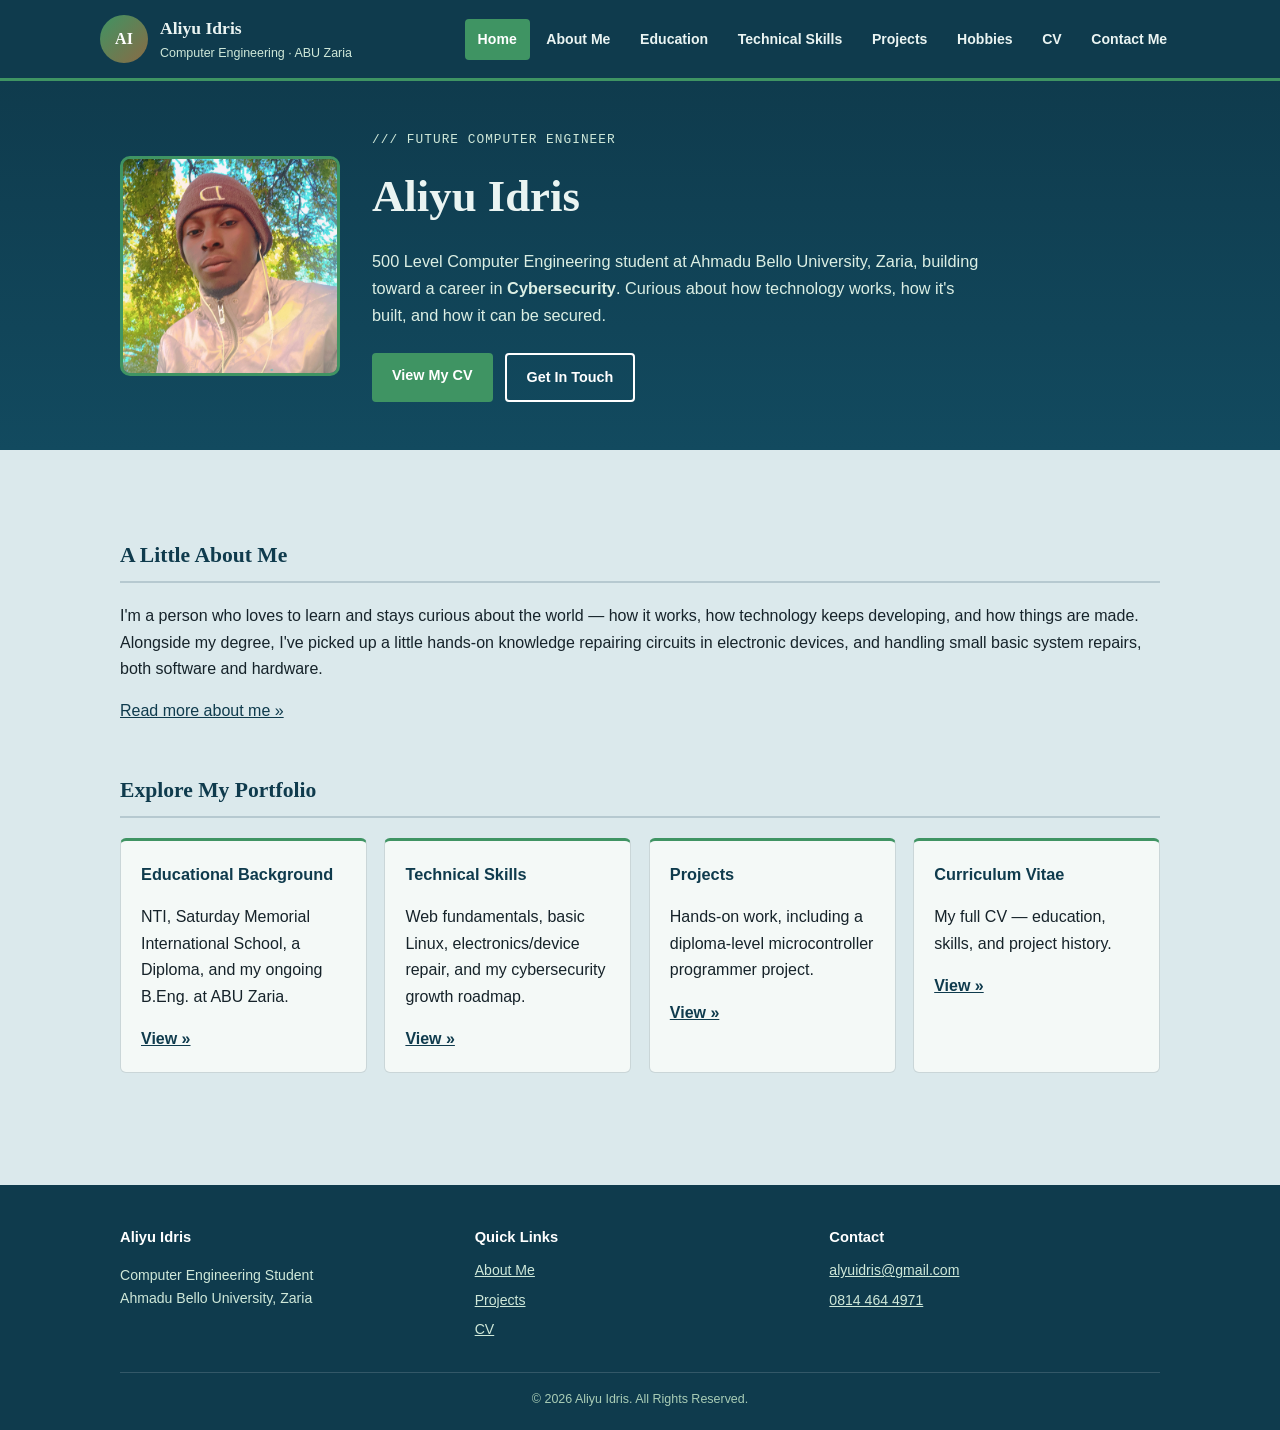
<file: index.html>
<!DOCTYPE html>
<html lang="en">
<head>
<meta charset="UTF-8">
<meta name="viewport" content="width=device-width, initial-scale=1.0">
<title>Aliyu Idris | Computer Engineering Portfolio</title>
<meta name="description" content="Personal portfolio of Aliyu Idris, Computer Engineering student at Ahmadu Bello University, Zaria, aiming toward a career in Cybersecurity.">
<link rel="stylesheet" href="assets/css/style.css">
<script type="application/ld+json">
{
  "@context": "https://schema.org",
  "@type": "Person",
  "name": "Aliyu Idris",
  "alternateName": "Bin.idrees",
  "jobTitle": "Computer Engineering Student",
  "affiliation": {
    "@type": "CollegeOrUniversity",
    "name": "Ahmadu Bello University, Zaria"
  },
  "email": "alyuidris@gmail.com",
  "telephone": "+2348144644971",
  "sameAs": [
    "https://github.com/Bin0idrees",
    "https://www.linkedin.com/in/aleeyu-edrees-18676a374",
    "https://instagram.com/bin0idrees"
  ]
}
</script>
</head>
<body>

<header class="site-header">
  <div class="container header-row">
    <a class="brand" href="index.html" style="text-decoration:none;">
      <span class="brand-mark" aria-hidden="true">AI</span>
      <span class="brand-text">
        <span class="dept-name">Aliyu Idris</span>
        <span class="uni-name">Computer Engineering &middot; ABU Zaria</span>
      </span>
    </a>
    <input type="checkbox" id="nav-toggle">
    <label for="nav-toggle" class="nav-toggle-label" aria-label="Toggle navigation">&#9776;</label>
    <nav class="main-nav" aria-label="Primary">
      <ul>
        <li><a href="index.html" aria-current="page">Home</a></li>
        <li><a href="about.html">About Me</a></li>
        <li><a href="education.html">Education</a></li>
        <li><a href="skills.html">Technical Skills</a></li>
        <li><a href="projects.html">Projects</a></li>
        <li><a href="hobbies.html">Hobbies</a></li>
        <li><a href="cv.html">CV</a></li>
        <li><a href="contact.html">Contact Me</a></li>
      </ul>
    </nav>
  </div>
</header>

<section class="hero">
  <div class="container hero-grid">
    <div class="hero-photo">
      <img src="assets/images/profile.jpg" alt="Portrait of Aliyu Idris">
    </div>
    <div class="hero-text">
      <p class="eyebrow">/// FUTURE COMPUTER ENGINEER</p>
      <h1>Aliyu Idris</h1>
      <p class="lead">500 Level Computer Engineering student at Ahmadu Bello University, Zaria, building toward a career in <strong>Cybersecurity</strong>. Curious about how technology works, how it's built, and how it can be secured.</p>
      <div class="hero-actions">
        <a class="btn" href="cv.html">View My CV</a>
        <a class="btn btn-outline" href="contact.html">Get In Touch</a>
      </div>
    </div>
  </div>
</section>

<main>
  <div class="container">

    <section aria-labelledby="intro-h">
      <h2 id="intro-h">A Little About Me</h2>
      <p>I'm a person who loves to learn and stays curious about the world — how it works, how technology keeps developing, and how things are made. Alongside my degree, I've picked up a little hands-on knowledge repairing circuits in electronic devices, and handling small basic system repairs, both software and hardware.</p>
      <p><a href="about.html">Read more about me &raquo;</a></p>
    </section>

    <section aria-labelledby="quick-h">
      <h2 id="quick-h">Explore My Portfolio</h2>
      <div class="card-grid">
        <div class="card">
          <h3>Educational Background</h3>
          <p>NTI, Saturday Memorial International School, a Diploma, and my ongoing B.Eng. at ABU Zaria.</p>
          <a href="education.html">View &raquo;</a>
        </div>
        <div class="card">
          <h3>Technical Skills</h3>
          <p>Web fundamentals, basic Linux, electronics/device repair, and my cybersecurity growth roadmap.</p>
          <a href="skills.html">View &raquo;</a>
        </div>
        <div class="card">
          <h3>Projects</h3>
          <p>Hands-on work, including a diploma-level microcontroller programmer project.</p>
          <a href="projects.html">View &raquo;</a>
        </div>
        <div class="card">
          <h3>Curriculum Vitae</h3>
          <p>My full CV — education, skills, and project history.</p>
          <a href="cv.html">View &raquo;</a>
        </div>
      </div>
    </section>

  </div>
</main>

<footer class="site-footer">
  <div class="container">
    <div class="footer-grid">
      <div>
        <h4>Aliyu Idris</h4>
        <p>Computer Engineering Student<br>Ahmadu Bello University, Zaria</p>
      </div>
      <div>
        <h4>Quick Links</h4>
        <ul>
          <li><a href="about.html">About Me</a></li>
          <li><a href="projects.html">Projects</a></li>
          <li><a href="cv.html">CV</a></li>
        </ul>
      </div>
      <div>
        <h4>Contact</h4>
        <ul>
          <li><a href="mailto:alyuidris@gmail.com">alyuidris@gmail.com</a></li>
          <li><a href="tel:+2348144644971">0814 464 4971</a></li>
        </ul>
      </div>
    </div>
    <div class="footer-bottom">
      &copy; 2026 Aliyu Idris. All Rights Reserved.
    </div>
  </div>
</footer>

</body>
</html>
</file>
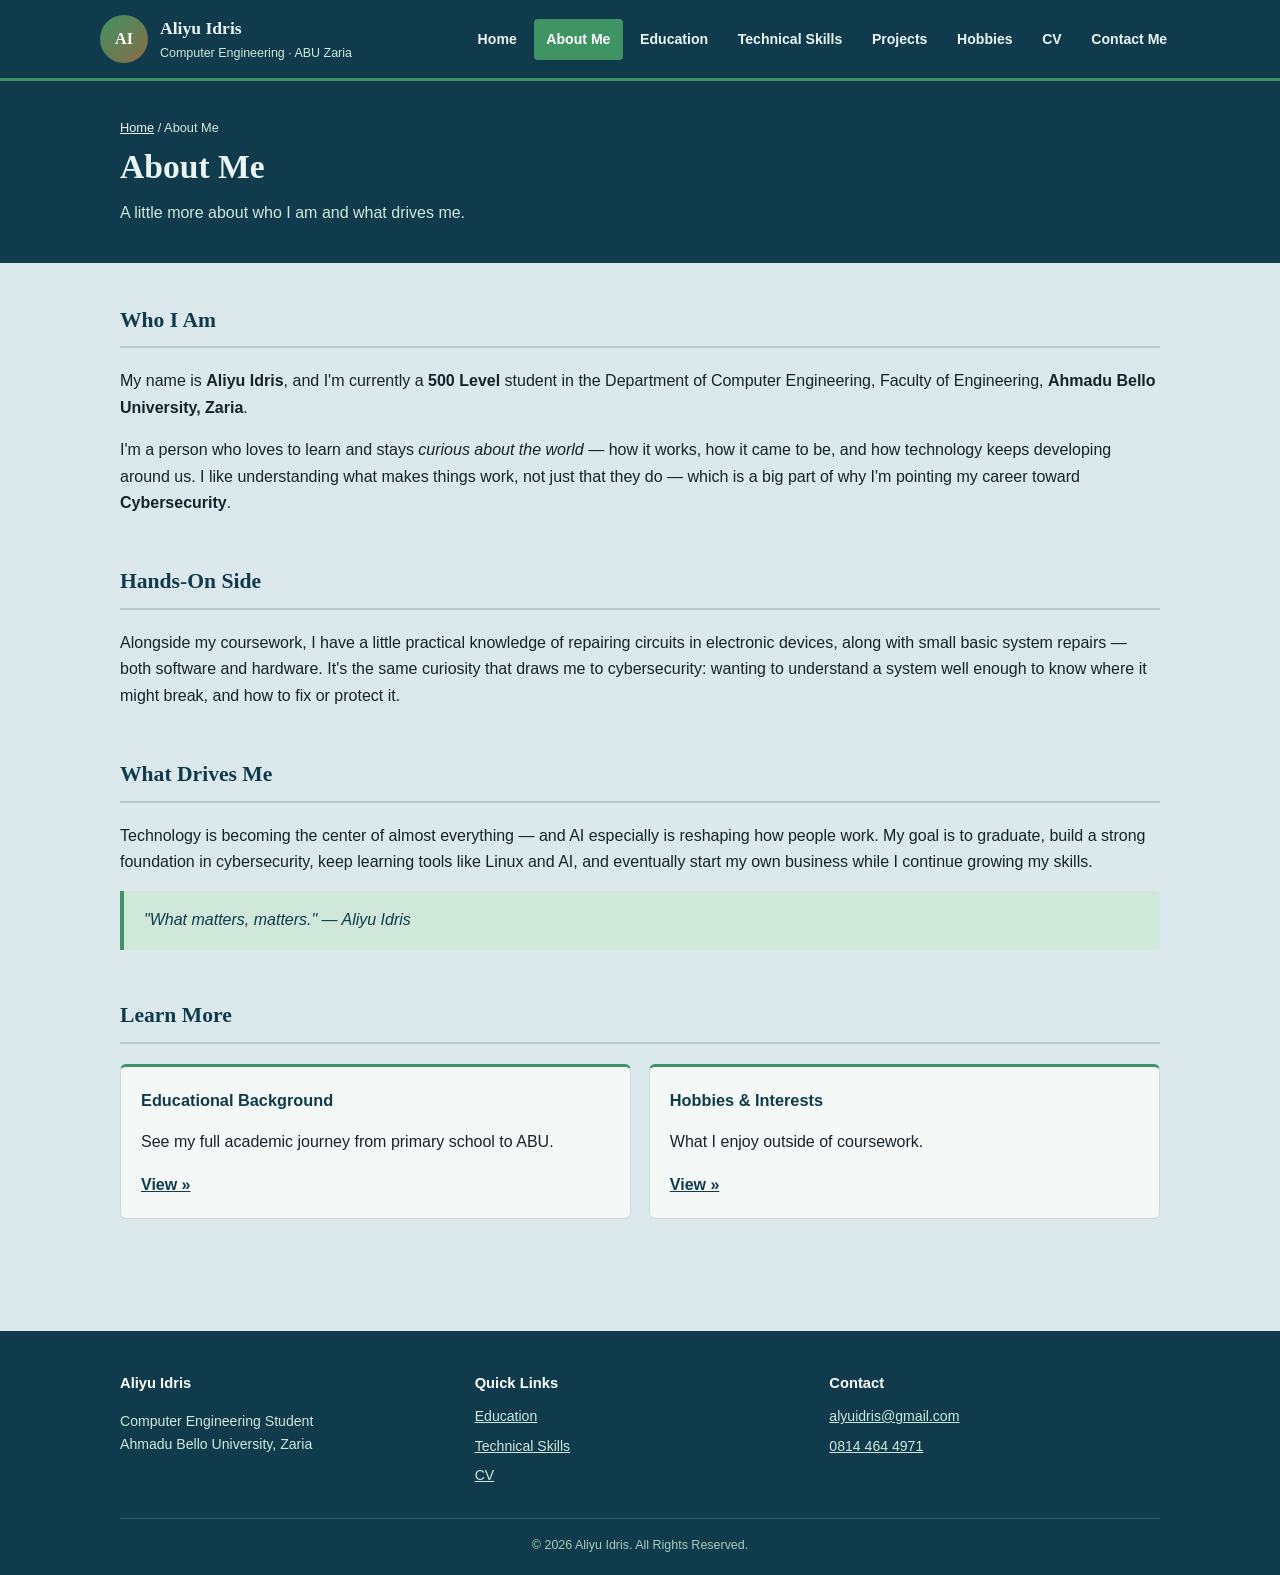
<file: about.html>
<!DOCTYPE html>
<html lang="en">
<head>
<meta charset="UTF-8">
<meta name="viewport" content="width=device-width, initial-scale=1.0">
<title>About Me | Aliyu Idris</title>
<meta name="description" content="About Aliyu Idris, Computer Engineering student at Ahmadu Bello University, Zaria.">
<link rel="stylesheet" href="assets/css/style.css">
<script type="application/ld+json">
{
  "@context": "https://schema.org",
  "@type": "AboutPage",
  "about": {
    "@type": "Person",
    "name": "Aliyu Idris",
    "alternateName": "Bin.idrees"
  }
}
</script>
</head>
<body>

<header class="site-header">
  <div class="container header-row">
    <a class="brand" href="index.html" style="text-decoration:none;">
      <span class="brand-mark" aria-hidden="true">AI</span>
      <span class="brand-text">
        <span class="dept-name">Aliyu Idris</span>
        <span class="uni-name">Computer Engineering &middot; ABU Zaria</span>
      </span>
    </a>
    <input type="checkbox" id="nav-toggle">
    <label for="nav-toggle" class="nav-toggle-label" aria-label="Toggle navigation">&#9776;</label>
    <nav class="main-nav" aria-label="Primary">
      <ul>
        <li><a href="index.html">Home</a></li>
        <li><a href="about.html" aria-current="page">About Me</a></li>
        <li><a href="education.html">Education</a></li>
        <li><a href="skills.html">Technical Skills</a></li>
        <li><a href="projects.html">Projects</a></li>
        <li><a href="hobbies.html">Hobbies</a></li>
        <li><a href="cv.html">CV</a></li>
        <li><a href="contact.html">Contact Me</a></li>
      </ul>
    </nav>
  </div>
</header>

<div class="page-header">
  <div class="container">
    <p class="breadcrumb"><a href="index.html">Home</a> / About Me</p>
    <h1>About Me</h1>
    <p>A little more about who I am and what drives me.</p>
  </div>
</div>

<main>
  <div class="container">

    <section aria-labelledby="who-h">
      <h2 id="who-h">Who I Am</h2>
      <p>My name is <strong>Aliyu Idris</strong>, and I'm currently a <strong>500 Level</strong> student in the Department of Computer Engineering, Faculty of Engineering, <strong>Ahmadu Bello University, Zaria</strong>.</p>
      <p>I'm a person who loves to learn and stays <em>curious about the world</em> — how it works, how it came to be, and how technology keeps developing around us. I like understanding what makes things work, not just that they do — which is a big part of why I'm pointing my career toward <strong>Cybersecurity</strong>.</p>
    </section>

    <section aria-labelledby="hands-on-h">
      <h2 id="hands-on-h">Hands-On Side</h2>
      <p>Alongside my coursework, I have a little practical knowledge of repairing circuits in electronic devices, along with small basic system repairs — both software and hardware. It's the same curiosity that draws me to cybersecurity: wanting to understand a system well enough to know where it might break, and how to fix or protect it.</p>
    </section>

    <section aria-labelledby="drive-h">
      <h2 id="drive-h">What Drives Me</h2>
      <p>Technology is becoming the center of almost everything — and AI especially is reshaping how people work. My goal is to graduate, build a strong foundation in cybersecurity, keep learning tools like Linux and AI, and eventually start my own business while I continue growing my skills.</p>
      <blockquote class="pull">"What matters, matters." — Aliyu Idris</blockquote>
    </section>

    <section aria-labelledby="more-h">
      <h2 id="more-h">Learn More</h2>
      <div class="card-grid">
        <div class="card">
          <h3>Educational Background</h3>
          <p>See my full academic journey from primary school to ABU.</p>
          <a href="education.html">View &raquo;</a>
        </div>
        <div class="card">
          <h3>Hobbies &amp; Interests</h3>
          <p>What I enjoy outside of coursework.</p>
          <a href="hobbies.html">View &raquo;</a>
        </div>
      </div>
    </section>

  </div>
</main>

<footer class="site-footer">
  <div class="container">
    <div class="footer-grid">
      <div>
        <h4>Aliyu Idris</h4>
        <p>Computer Engineering Student<br>Ahmadu Bello University, Zaria</p>
      </div>
      <div>
        <h4>Quick Links</h4>
        <ul>
          <li><a href="education.html">Education</a></li>
          <li><a href="skills.html">Technical Skills</a></li>
          <li><a href="cv.html">CV</a></li>
        </ul>
      </div>
      <div>
        <h4>Contact</h4>
        <ul>
          <li><a href="mailto:alyuidris@gmail.com">alyuidris@gmail.com</a></li>
          <li><a href="tel:+2348144644971">0814 464 4971</a></li>
        </ul>
      </div>
    </div>
    <div class="footer-bottom">
      &copy; 2026 Aliyu Idris. All Rights Reserved.
    </div>
  </div>
</footer>

</body>
</html>
</file>
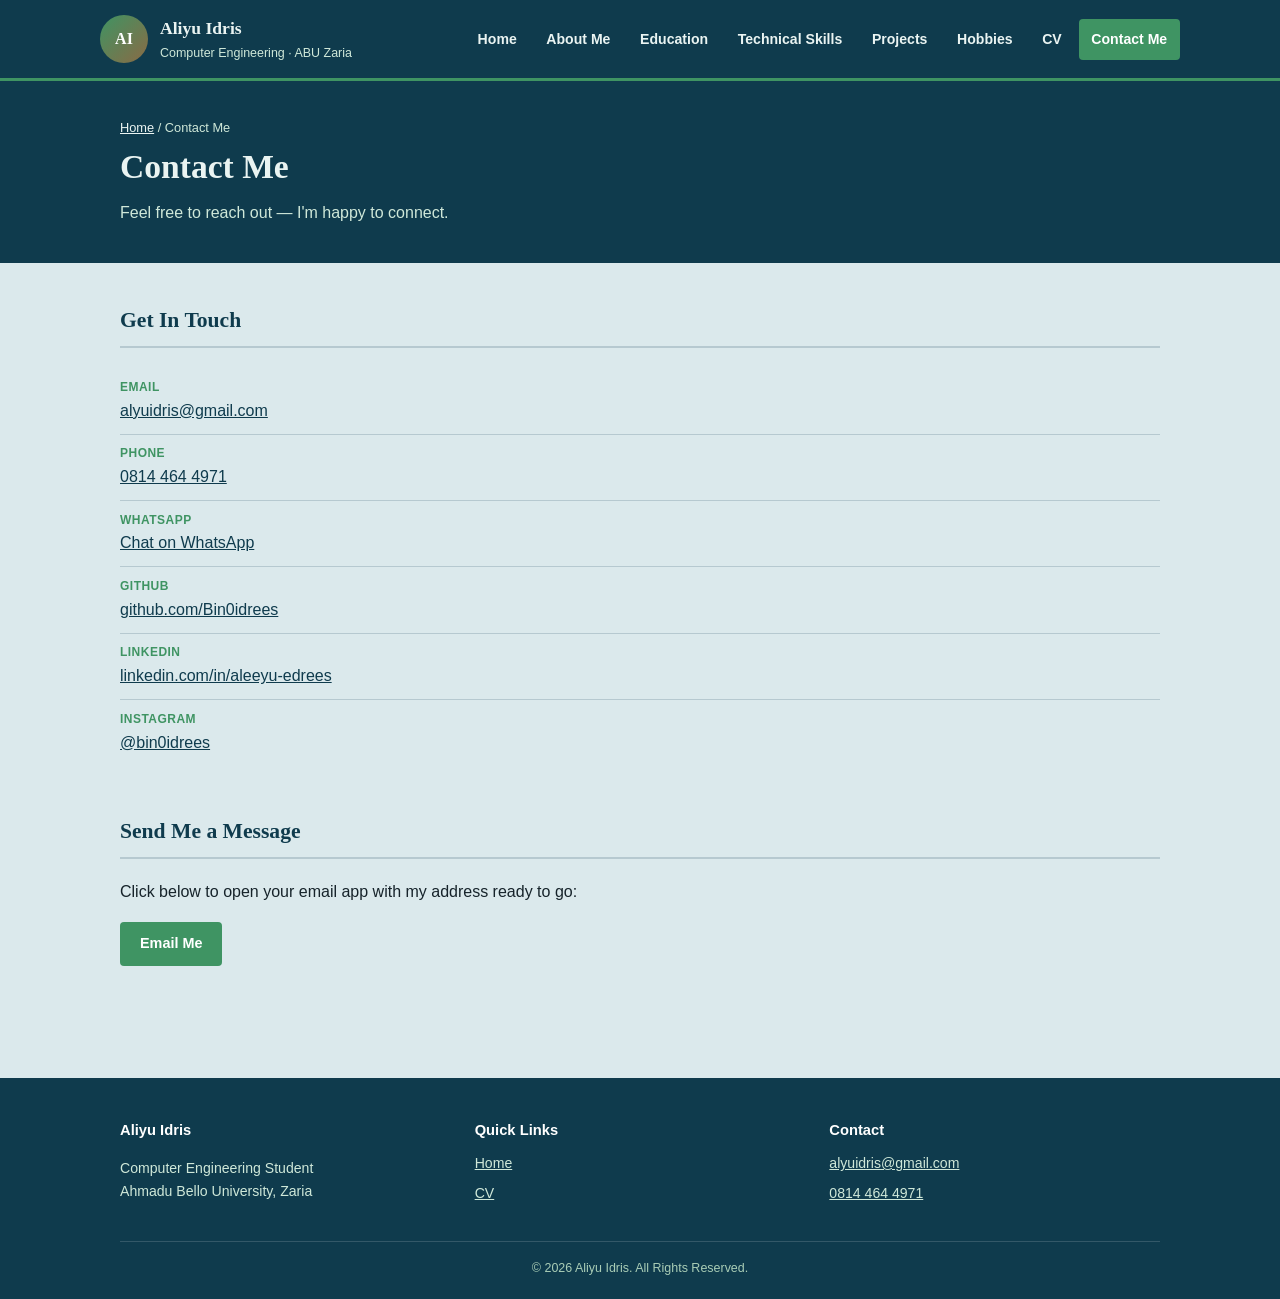
<file: contact.html>
<!DOCTYPE html>
<html lang="en">
<head>
<meta charset="UTF-8">
<meta name="viewport" content="width=device-width, initial-scale=1.0">
<title>Contact Me | Aliyu Idris</title>
<meta name="description" content="Contact Aliyu Idris — Computer Engineering student at Ahmadu Bello University, Zaria.">
<link rel="stylesheet" href="assets/css/style.css">
<script type="application/ld+json">
{
  "@context": "https://schema.org",
  "@type": "ContactPage",
  "about": {
    "@type": "Person",
    "name": "Aliyu Idris",
    "email": "alyuidris@gmail.com",
    "telephone": "+2348144644971",
    "sameAs": [
      "https://github.com/Bin0idrees",
      "https://www.linkedin.com/in/aleeyu-edrees-18676a374",
      "https://instagram.com/bin0idrees",
      "https://wa.me/message/P7WPKMSJYLPCJ1"
    ]
  }
}
</script>
</head>
<body>

<header class="site-header">
  <div class="container header-row">
    <a class="brand" href="index.html" style="text-decoration:none;">
      <span class="brand-mark" aria-hidden="true">AI</span>
      <span class="brand-text">
        <span class="dept-name">Aliyu Idris</span>
        <span class="uni-name">Computer Engineering &middot; ABU Zaria</span>
      </span>
    </a>
    <input type="checkbox" id="nav-toggle">
    <label for="nav-toggle" class="nav-toggle-label" aria-label="Toggle navigation">&#9776;</label>
    <nav class="main-nav" aria-label="Primary">
      <ul>
        <li><a href="index.html">Home</a></li>
        <li><a href="about.html">About Me</a></li>
        <li><a href="education.html">Education</a></li>
        <li><a href="skills.html">Technical Skills</a></li>
        <li><a href="projects.html">Projects</a></li>
        <li><a href="hobbies.html">Hobbies</a></li>
        <li><a href="cv.html">CV</a></li>
        <li><a href="contact.html" aria-current="page">Contact Me</a></li>
      </ul>
    </nav>
  </div>
</header>

<div class="page-header">
  <div class="container">
    <p class="breadcrumb"><a href="index.html">Home</a> / Contact Me</p>
    <h1>Contact Me</h1>
    <p>Feel free to reach out — I'm happy to connect.</p>
  </div>
</div>

<main>
  <div class="container">

    <section aria-labelledby="contact-h">
      <h2 id="contact-h">Get In Touch</h2>
      <ul class="info-list">
        <li><span class="label">Email</span> <a href="mailto:alyuidris@gmail.com">alyuidris@gmail.com</a></li>
        <li><span class="label">Phone</span> <a href="tel:+2348144644971">0814 464 4971</a></li>
        <li><span class="label">WhatsApp</span> <a href="https://wa.me/message/P7WPKMSJYLPCJ1" target="_blank" rel="noopener">Chat on WhatsApp</a></li>
        <li><span class="label">GitHub</span> <a href="https://github.com/Bin0idrees" target="_blank" rel="noopener">github.com/Bin0idrees</a></li>
        <li><span class="label">LinkedIn</span> <a href="https://www.linkedin.com/in/aleeyu-edrees-18676a374" target="_blank" rel="noopener">linkedin.com/in/aleeyu-edrees</a></li>
        <li><span class="label">Instagram</span> <a href="https://instagram.com/bin0idrees" target="_blank" rel="noopener">@bin0idrees</a></li>
      </ul>
    </section>

    <section aria-labelledby="email-h">
      <h2 id="email-h">Send Me a Message</h2>
      <p>Click below to open your email app with my address ready to go:</p>
      <a class="btn" href="mailto:alyuidris@gmail.com?subject=Hello%20Aliyu">Email Me</a>
    </section>

  </div>
</main>

<footer class="site-footer">
  <div class="container">
    <div class="footer-grid">
      <div>
        <h4>Aliyu Idris</h4>
        <p>Computer Engineering Student<br>Ahmadu Bello University, Zaria</p>
      </div>
      <div>
        <h4>Quick Links</h4>
        <ul>
          <li><a href="index.html">Home</a></li>
          <li><a href="cv.html">CV</a></li>
        </ul>
      </div>
      <div>
        <h4>Contact</h4>
        <ul>
          <li><a href="mailto:alyuidris@gmail.com">alyuidris@gmail.com</a></li>
          <li><a href="tel:+2348144644971">0814 464 4971</a></li>
        </ul>
      </div>
    </div>
    <div class="footer-bottom">
      &copy; 2026 Aliyu Idris. All Rights Reserved.
    </div>
  </div>
</footer>

</body>
</html>
</file>
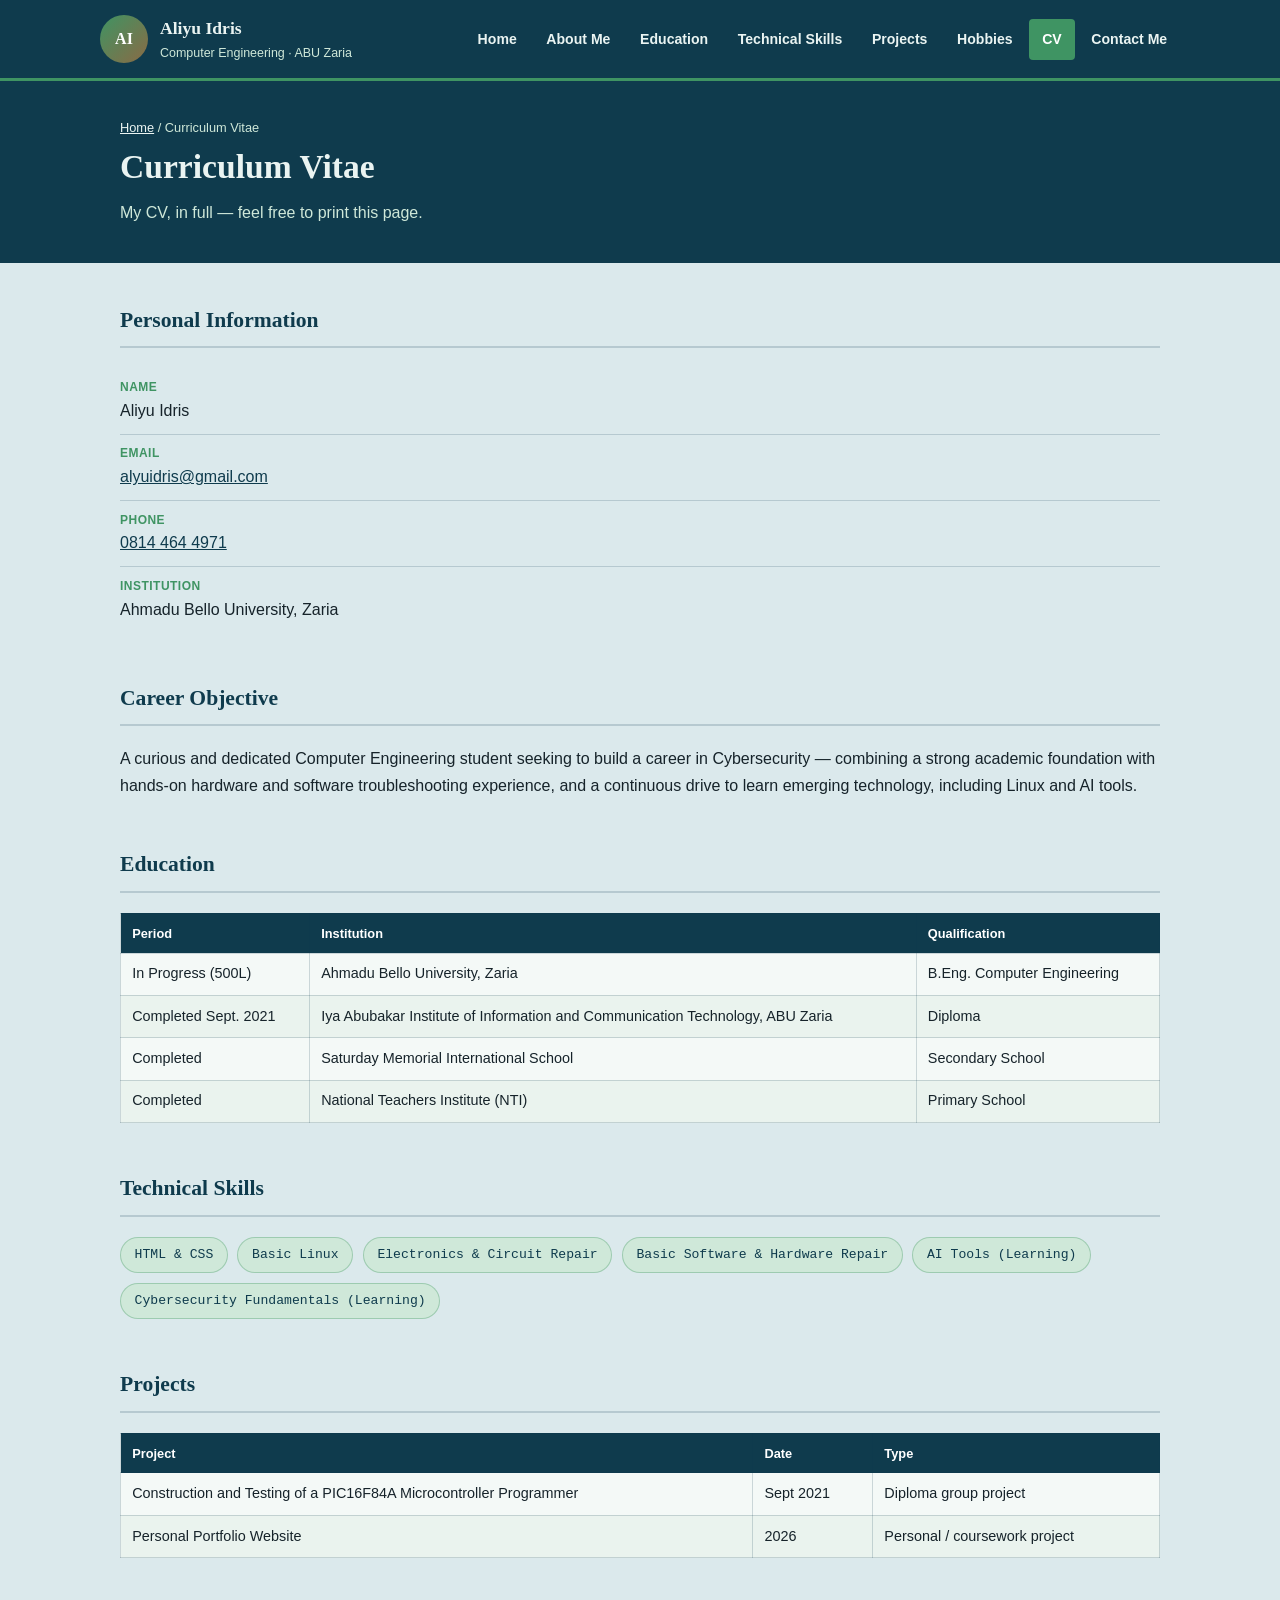
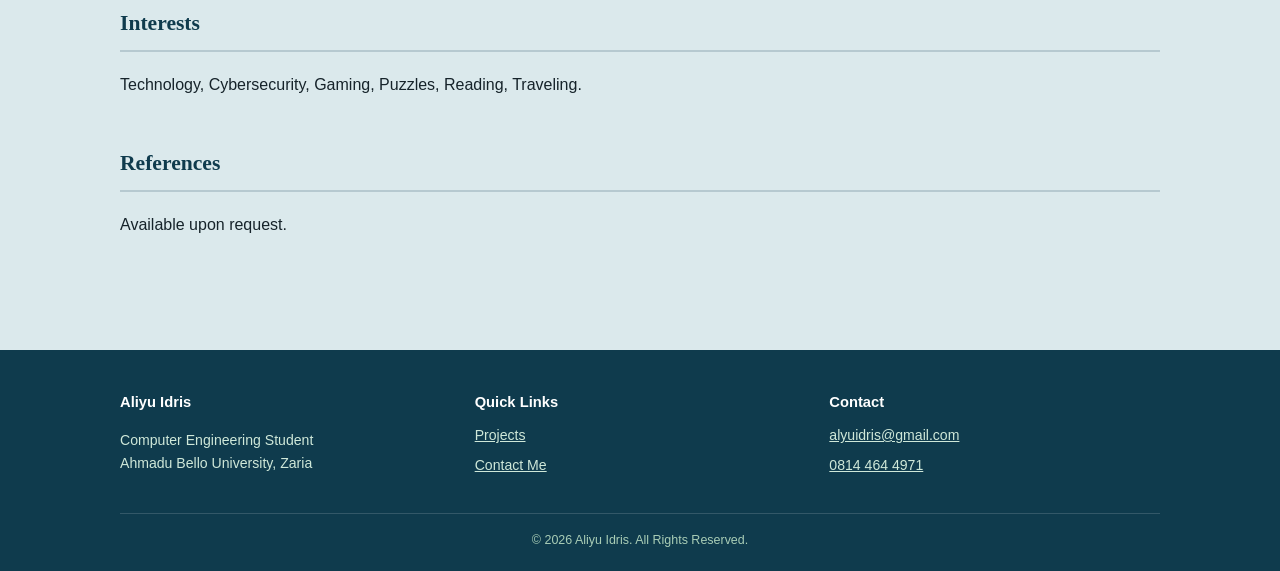
<file: cv.html>
<!DOCTYPE html>
<html lang="en">
<head>
<meta charset="UTF-8">
<meta name="viewport" content="width=device-width, initial-scale=1.0">
<title>Curriculum Vitae | Aliyu Idris</title>
<meta name="description" content="Curriculum Vitae of Aliyu Idris, Computer Engineering student at Ahmadu Bello University, Zaria.">
<link rel="stylesheet" href="assets/css/style.css">
<script type="application/ld+json">
{
  "@context": "https://schema.org",
  "@type": "Person",
  "name": "Aliyu Idris",
  "jobTitle": "Computer Engineering Student",
  "email": "alyuidris@gmail.com",
  "telephone": "+2348144644971"
}
</script>
</head>
<body>

<header class="site-header">
  <div class="container header-row">
    <a class="brand" href="index.html" style="text-decoration:none;">
      <span class="brand-mark" aria-hidden="true">AI</span>
      <span class="brand-text">
        <span class="dept-name">Aliyu Idris</span>
        <span class="uni-name">Computer Engineering &middot; ABU Zaria</span>
      </span>
    </a>
    <input type="checkbox" id="nav-toggle">
    <label for="nav-toggle" class="nav-toggle-label" aria-label="Toggle navigation">&#9776;</label>
    <nav class="main-nav" aria-label="Primary">
      <ul>
        <li><a href="index.html">Home</a></li>
        <li><a href="about.html">About Me</a></li>
        <li><a href="education.html">Education</a></li>
        <li><a href="skills.html">Technical Skills</a></li>
        <li><a href="projects.html">Projects</a></li>
        <li><a href="hobbies.html">Hobbies</a></li>
        <li><a href="cv.html" aria-current="page">CV</a></li>
        <li><a href="contact.html">Contact Me</a></li>
      </ul>
    </nav>
  </div>
</header>

<div class="page-header">
  <div class="container">
    <p class="breadcrumb"><a href="index.html">Home</a> / Curriculum Vitae</p>
    <h1>Curriculum Vitae</h1>
    <p>My CV, in full — feel free to print this page.</p>
  </div>
</div>

<main>
  <div class="container">

    <section aria-labelledby="personal-h">
      <h2 id="personal-h">Personal Information</h2>
      <ul class="info-list">
        <li><span class="label">Name</span> Aliyu Idris</li>
        <li><span class="label">Email</span> <a href="mailto:alyuidris@gmail.com">alyuidris@gmail.com</a></li>
        <li><span class="label">Phone</span> <a href="tel:+2348144644971">0814 464 4971</a></li>
        <li><span class="label">Institution</span> Ahmadu Bello University, Zaria</li>
      </ul>
    </section>

    <section aria-labelledby="objective-h">
      <h2 id="objective-h">Career Objective</h2>
      <p>A curious and dedicated Computer Engineering student seeking to build a career in Cybersecurity — combining a strong academic foundation with hands-on hardware and software troubleshooting experience, and a continuous drive to learn emerging technology, including Linux and AI tools.</p>
    </section>

    <section aria-labelledby="edu-h">
      <h2 id="edu-h">Education</h2>
      <div class="table-wrap">
        <table>
          <thead><tr><th>Period</th><th>Institution</th><th>Qualification</th></tr></thead>
          <tbody>
            <tr><td>In Progress (500L)</td><td>Ahmadu Bello University, Zaria</td><td>B.Eng. Computer Engineering</td></tr>
            <tr><td>Completed Sept. 2021</td><td>Iya Abubakar Institute of Information and Communication Technology, ABU Zaria</td><td>Diploma</td></tr>
            <tr><td>Completed</td><td>Saturday Memorial International School</td><td>Secondary School</td></tr>
            <tr><td>Completed</td><td>National Teachers Institute (NTI)</td><td>Primary School</td></tr>
          </tbody>
        </table>
      </div>
    </section>

    <section aria-labelledby="skills-h">
      <h2 id="skills-h">Technical Skills</h2>
      <div class="chip-grid">
        <div class="chip">HTML &amp; CSS</div>
        <div class="chip">Basic Linux</div>
        <div class="chip">Electronics &amp; Circuit Repair</div>
        <div class="chip">Basic Software &amp; Hardware Repair</div>
        <div class="chip">AI Tools (Learning)</div>
        <div class="chip">Cybersecurity Fundamentals (Learning)</div>
      </div>
    </section>

    <section aria-labelledby="projects-h">
      <h2 id="projects-h">Projects</h2>
      <div class="table-wrap">
        <table>
          <thead><tr><th>Project</th><th>Date</th><th>Type</th></tr></thead>
          <tbody>
            <tr><td>Construction and Testing of a PIC16F84A Microcontroller Programmer</td><td>Sept 2021</td><td>Diploma group project</td></tr>
            <tr><td>Personal Portfolio Website</td><td>2026</td><td>Personal / coursework project</td></tr>
          </tbody>
        </table>
      </div>
    </section>

    <section aria-labelledby="interests-h">
      <h2 id="interests-h">Interests</h2>
      <p>Technology, Cybersecurity, Gaming, Puzzles, Reading, Traveling.</p>
    </section>

    <section aria-labelledby="ref-h">
      <h2 id="ref-h">References</h2>
      <p>Available upon request.</p>
    </section>

  </div>
</main>

<footer class="site-footer">
  <div class="container">
    <div class="footer-grid">
      <div>
        <h4>Aliyu Idris</h4>
        <p>Computer Engineering Student<br>Ahmadu Bello University, Zaria</p>
      </div>
      <div>
        <h4>Quick Links</h4>
        <ul>
          <li><a href="projects.html">Projects</a></li>
          <li><a href="contact.html">Contact Me</a></li>
        </ul>
      </div>
      <div>
        <h4>Contact</h4>
        <ul>
          <li><a href="mailto:alyuidris@gmail.com">alyuidris@gmail.com</a></li>
          <li><a href="tel:+2348144644971">0814 464 4971</a></li>
        </ul>
      </div>
    </div>
    <div class="footer-bottom">
      &copy; 2026 Aliyu Idris. All Rights Reserved.
    </div>
  </div>
</footer>

</body>
</html>
</file>
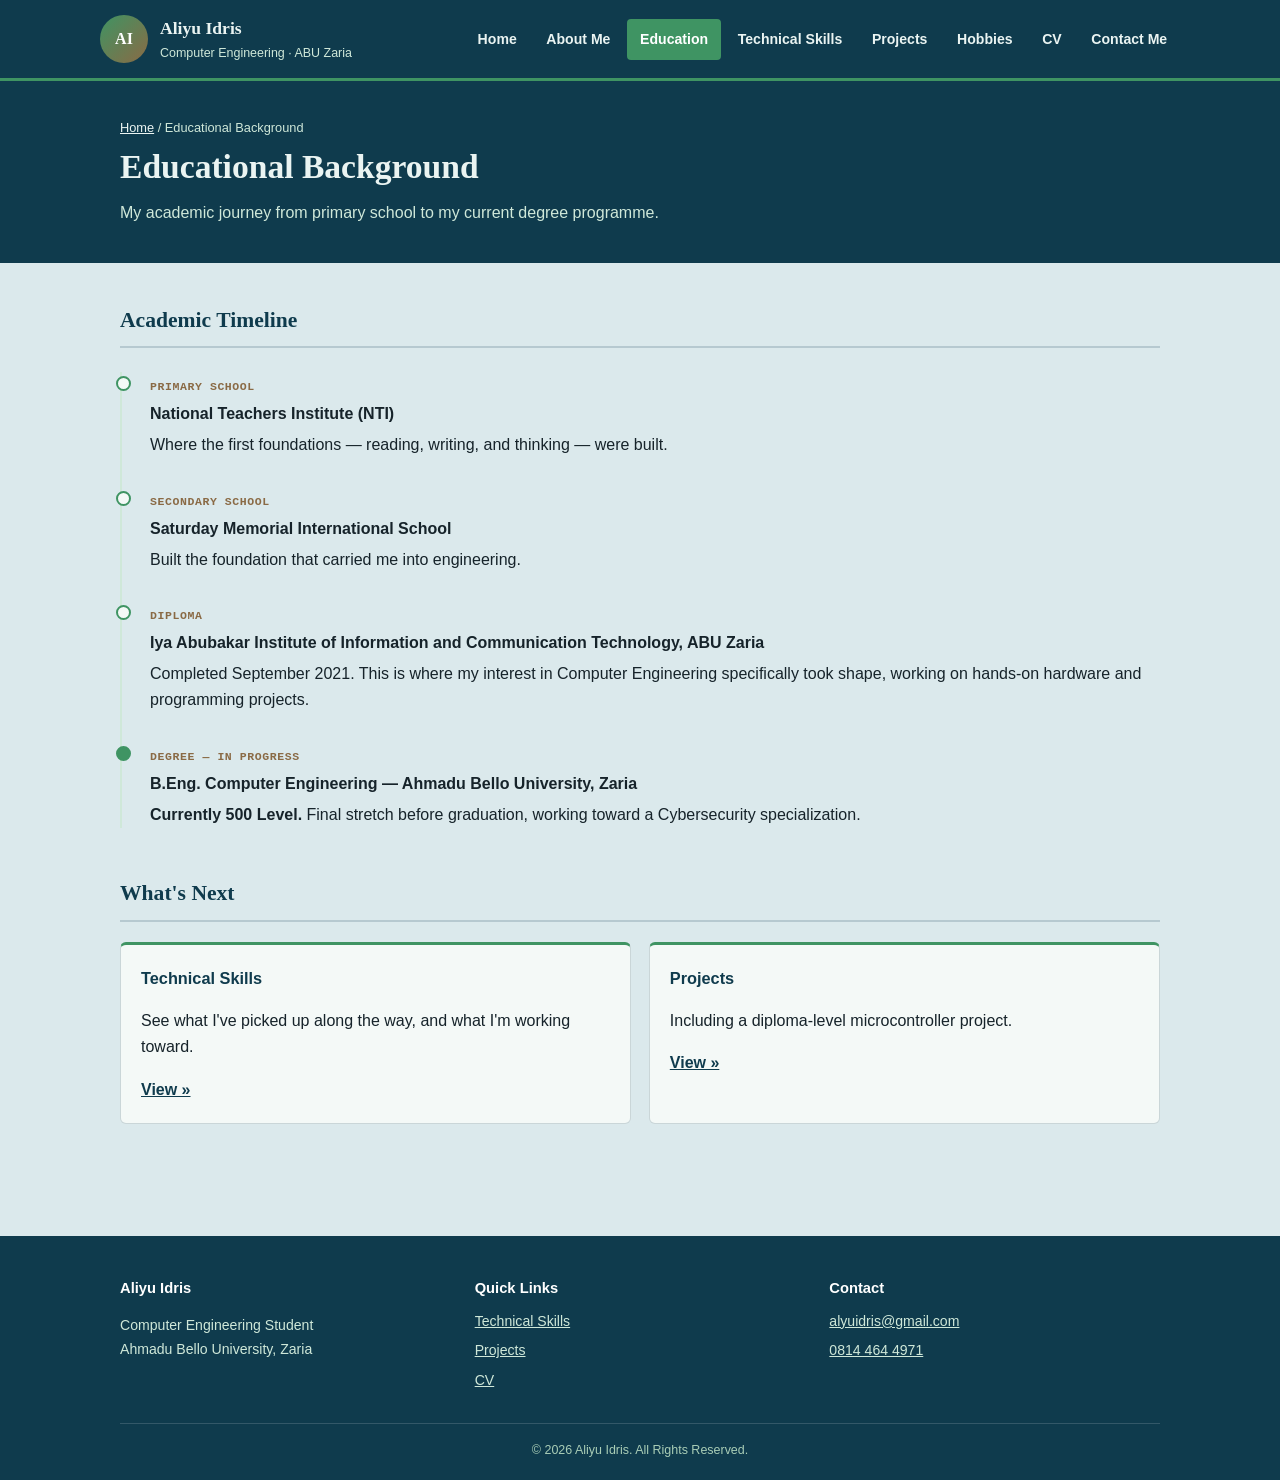
<file: education.html>
<!DOCTYPE html>
<html lang="en">
<head>
<meta charset="UTF-8">
<meta name="viewport" content="width=device-width, initial-scale=1.0">
<title>Educational Background | Aliyu Idris</title>
<meta name="description" content="Educational background of Aliyu Idris, from primary school through to the B.Eng. Computer Engineering programme at Ahmadu Bello University, Zaria.">
<link rel="stylesheet" href="assets/css/style.css">
<script type="application/ld+json">
{
  "@context": "https://schema.org",
  "@type": "Person",
  "name": "Aliyu Idris",
  "alumniOf": [
    { "@type": "EducationalOrganization", "name": "National Teachers Institute (NTI)" },
    { "@type": "EducationalOrganization", "name": "Saturday Memorial International School" },
    { "@type": "EducationalOrganization", "name": "Iya Abubakar Institute of Information and Communication Technology, ABU Zaria" },
    { "@type": "CollegeOrUniversity", "name": "Ahmadu Bello University, Zaria" }
  ]
}
</script>
</head>
<body>

<header class="site-header">
  <div class="container header-row">
    <a class="brand" href="index.html" style="text-decoration:none;">
      <span class="brand-mark" aria-hidden="true">AI</span>
      <span class="brand-text">
        <span class="dept-name">Aliyu Idris</span>
        <span class="uni-name">Computer Engineering &middot; ABU Zaria</span>
      </span>
    </a>
    <input type="checkbox" id="nav-toggle">
    <label for="nav-toggle" class="nav-toggle-label" aria-label="Toggle navigation">&#9776;</label>
    <nav class="main-nav" aria-label="Primary">
      <ul>
        <li><a href="index.html">Home</a></li>
        <li><a href="about.html">About Me</a></li>
        <li><a href="education.html" aria-current="page">Education</a></li>
        <li><a href="skills.html">Technical Skills</a></li>
        <li><a href="projects.html">Projects</a></li>
        <li><a href="hobbies.html">Hobbies</a></li>
        <li><a href="cv.html">CV</a></li>
        <li><a href="contact.html">Contact Me</a></li>
      </ul>
    </nav>
  </div>
</header>

<div class="page-header">
  <div class="container">
    <p class="breadcrumb"><a href="index.html">Home</a> / Educational Background</p>
    <h1>Educational Background</h1>
    <p>My academic journey from primary school to my current degree programme.</p>
  </div>
</div>

<main>
  <div class="container">

    <section aria-labelledby="timeline-h">
      <h2 id="timeline-h">Academic Timeline</h2>
      <ol class="timeline">
        <li>
          <span class="t-marker">PRIMARY SCHOOL</span>
          <h3>National Teachers Institute (NTI)</h3>
          <p>Where the first foundations — reading, writing, and thinking — were built.</p>
        </li>
        <li>
          <span class="t-marker">SECONDARY SCHOOL</span>
          <h3>Saturday Memorial International School</h3>
          <p>Built the foundation that carried me into engineering.</p>
        </li>
        <li>
          <span class="t-marker">DIPLOMA</span>
          <h3>Iya Abubakar Institute of Information and Communication Technology, ABU Zaria</h3>
          <p>Completed September 2021. This is where my interest in Computer Engineering specifically took shape, working on hands-on hardware and programming projects.</p>
        </li>
        <li class="current">
          <span class="t-marker">DEGREE — IN PROGRESS</span>
          <h3>B.Eng. Computer Engineering — Ahmadu Bello University, Zaria</h3>
          <p><strong>Currently 500 Level.</strong> Final stretch before graduation, working toward a Cybersecurity specialization.</p>
        </li>
      </ol>
    </section>

    <section aria-labelledby="next-h">
      <h2 id="next-h">What's Next</h2>
      <div class="card-grid">
        <div class="card">
          <h3>Technical Skills</h3>
          <p>See what I've picked up along the way, and what I'm working toward.</p>
          <a href="skills.html">View &raquo;</a>
        </div>
        <div class="card">
          <h3>Projects</h3>
          <p>Including a diploma-level microcontroller project.</p>
          <a href="projects.html">View &raquo;</a>
        </div>
      </div>
    </section>

  </div>
</main>

<footer class="site-footer">
  <div class="container">
    <div class="footer-grid">
      <div>
        <h4>Aliyu Idris</h4>
        <p>Computer Engineering Student<br>Ahmadu Bello University, Zaria</p>
      </div>
      <div>
        <h4>Quick Links</h4>
        <ul>
          <li><a href="skills.html">Technical Skills</a></li>
          <li><a href="projects.html">Projects</a></li>
          <li><a href="cv.html">CV</a></li>
        </ul>
      </div>
      <div>
        <h4>Contact</h4>
        <ul>
          <li><a href="mailto:alyuidris@gmail.com">alyuidris@gmail.com</a></li>
          <li><a href="tel:+2348144644971">0814 464 4971</a></li>
        </ul>
      </div>
    </div>
    <div class="footer-bottom">
      &copy; 2026 Aliyu Idris. All Rights Reserved.
    </div>
  </div>
</footer>

</body>
</html>
</file>
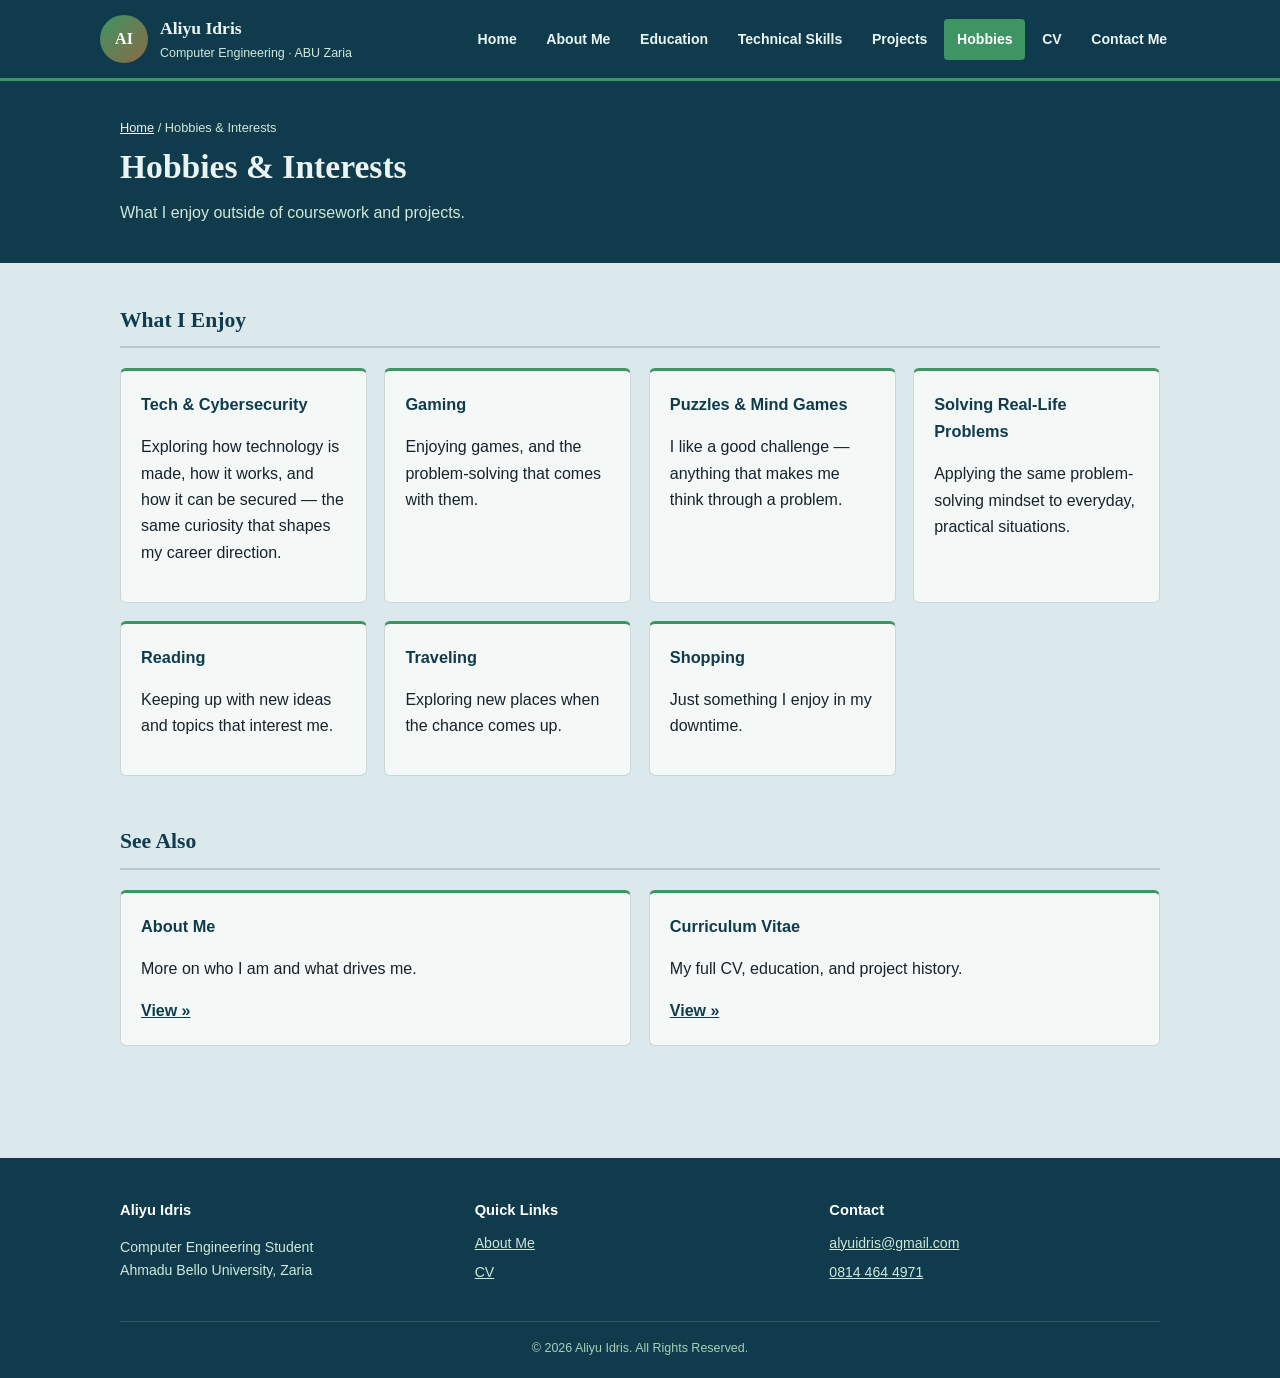
<file: hobbies.html>
<!DOCTYPE html>
<html lang="en">
<head>
<meta charset="UTF-8">
<meta name="viewport" content="width=device-width, initial-scale=1.0">
<title>Hobbies &amp; Interests | Aliyu Idris</title>
<meta name="description" content="Hobbies and interests of Aliyu Idris, including technology, cybersecurity, gaming, puzzles, reading, and travel.">
<link rel="stylesheet" href="assets/css/style.css">
</head>
<body>

<header class="site-header">
  <div class="container header-row">
    <a class="brand" href="index.html" style="text-decoration:none;">
      <span class="brand-mark" aria-hidden="true">AI</span>
      <span class="brand-text">
        <span class="dept-name">Aliyu Idris</span>
        <span class="uni-name">Computer Engineering &middot; ABU Zaria</span>
      </span>
    </a>
    <input type="checkbox" id="nav-toggle">
    <label for="nav-toggle" class="nav-toggle-label" aria-label="Toggle navigation">&#9776;</label>
    <nav class="main-nav" aria-label="Primary">
      <ul>
        <li><a href="index.html">Home</a></li>
        <li><a href="about.html">About Me</a></li>
        <li><a href="education.html">Education</a></li>
        <li><a href="skills.html">Technical Skills</a></li>
        <li><a href="projects.html">Projects</a></li>
        <li><a href="hobbies.html" aria-current="page">Hobbies</a></li>
        <li><a href="cv.html">CV</a></li>
        <li><a href="contact.html">Contact Me</a></li>
      </ul>
    </nav>
  </div>
</header>

<div class="page-header">
  <div class="container">
    <p class="breadcrumb"><a href="index.html">Home</a> / Hobbies &amp; Interests</p>
    <h1>Hobbies &amp; Interests</h1>
    <p>What I enjoy outside of coursework and projects.</p>
  </div>
</div>

<main>
  <div class="container">

    <section aria-labelledby="hobbies-h">
      <h2 id="hobbies-h">What I Enjoy</h2>
      <div class="card-grid">
        <div class="card">
          <h3>Tech &amp; Cybersecurity</h3>
          <p>Exploring how technology is made, how it works, and how it can be secured — the same curiosity that shapes my career direction.</p>
        </div>
        <div class="card">
          <h3>Gaming</h3>
          <p>Enjoying games, and the problem-solving that comes with them.</p>
        </div>
        <div class="card">
          <h3>Puzzles &amp; Mind Games</h3>
          <p>I like a good challenge — anything that makes me think through a problem.</p>
        </div>
        <div class="card">
          <h3>Solving Real-Life Problems</h3>
          <p>Applying the same problem-solving mindset to everyday, practical situations.</p>
        </div>
        <div class="card">
          <h3>Reading</h3>
          <p>Keeping up with new ideas and topics that interest me.</p>
        </div>
        <div class="card">
          <h3>Traveling</h3>
          <p>Exploring new places when the chance comes up.</p>
        </div>
        <div class="card">
          <h3>Shopping</h3>
          <p>Just something I enjoy in my downtime.</p>
        </div>
      </div>
    </section>

    <section aria-labelledby="more-h">
      <h2 id="more-h">See Also</h2>
      <div class="card-grid">
        <div class="card">
          <h3>About Me</h3>
          <p>More on who I am and what drives me.</p>
          <a href="about.html">View &raquo;</a>
        </div>
        <div class="card">
          <h3>Curriculum Vitae</h3>
          <p>My full CV, education, and project history.</p>
          <a href="cv.html">View &raquo;</a>
        </div>
      </div>
    </section>

  </div>
</main>

<footer class="site-footer">
  <div class="container">
    <div class="footer-grid">
      <div>
        <h4>Aliyu Idris</h4>
        <p>Computer Engineering Student<br>Ahmadu Bello University, Zaria</p>
      </div>
      <div>
        <h4>Quick Links</h4>
        <ul>
          <li><a href="about.html">About Me</a></li>
          <li><a href="cv.html">CV</a></li>
        </ul>
      </div>
      <div>
        <h4>Contact</h4>
        <ul>
          <li><a href="mailto:alyuidris@gmail.com">alyuidris@gmail.com</a></li>
          <li><a href="tel:+2348144644971">0814 464 4971</a></li>
        </ul>
      </div>
    </div>
    <div class="footer-bottom">
      &copy; 2026 Aliyu Idris. All Rights Reserved.
    </div>
  </div>
</footer>

</body>
</html>
</file>
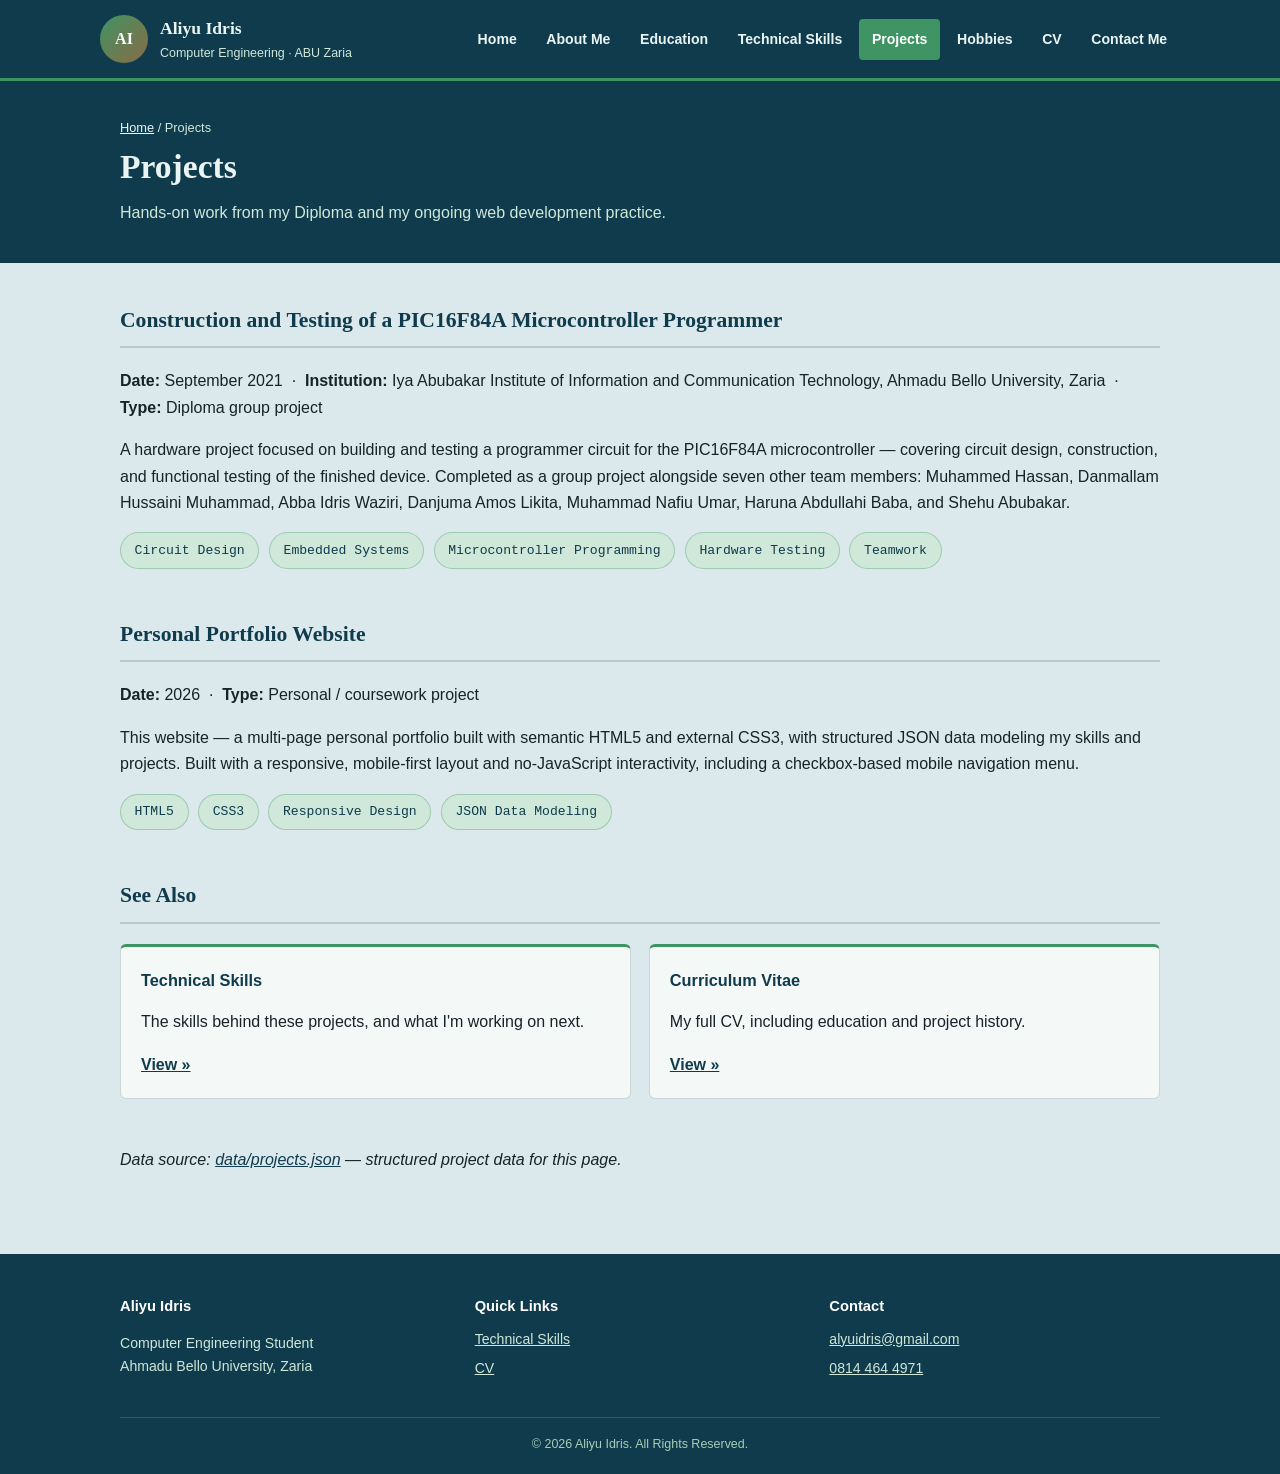
<file: projects.html>
<!DOCTYPE html>
<html lang="en">
<head>
<meta charset="UTF-8">
<meta name="viewport" content="width=device-width, initial-scale=1.0">
<title>Projects | Aliyu Idris</title>
<meta name="description" content="Projects by Aliyu Idris, including a diploma-level PIC16F84A microcontroller programmer and this personal portfolio website.">
<link rel="stylesheet" href="assets/css/style.css">
<script type="application/ld+json">
{
  "@context": "https://schema.org",
  "@type": "ItemList",
  "name": "Aliyu Idris — Projects",
  "itemListElement": [
    { "@type": "CreativeWork", "name": "Construction and Testing of a PIC16F84A Microcontroller Programmer", "dateCreated": "2021-09" },
    { "@type": "CreativeWork", "name": "Personal Portfolio Website", "dateCreated": "2026-08" }
  ]
}
</script>
</head>
<body>

<header class="site-header">
  <div class="container header-row">
    <a class="brand" href="index.html" style="text-decoration:none;">
      <span class="brand-mark" aria-hidden="true">AI</span>
      <span class="brand-text">
        <span class="dept-name">Aliyu Idris</span>
        <span class="uni-name">Computer Engineering &middot; ABU Zaria</span>
      </span>
    </a>
    <input type="checkbox" id="nav-toggle">
    <label for="nav-toggle" class="nav-toggle-label" aria-label="Toggle navigation">&#9776;</label>
    <nav class="main-nav" aria-label="Primary">
      <ul>
        <li><a href="index.html">Home</a></li>
        <li><a href="about.html">About Me</a></li>
        <li><a href="education.html">Education</a></li>
        <li><a href="skills.html">Technical Skills</a></li>
        <li><a href="projects.html" aria-current="page">Projects</a></li>
        <li><a href="hobbies.html">Hobbies</a></li>
        <li><a href="cv.html">CV</a></li>
        <li><a href="contact.html">Contact Me</a></li>
      </ul>
    </nav>
  </div>
</header>

<div class="page-header">
  <div class="container">
    <p class="breadcrumb"><a href="index.html">Home</a> / Projects</p>
    <h1>Projects</h1>
    <p>Hands-on work from my Diploma and my ongoing web development practice.</p>
  </div>
</div>

<main>
  <div class="container">

    <section aria-labelledby="proj1-h">
      <h2 id="proj1-h">Construction and Testing of a PIC16F84A Microcontroller Programmer</h2>
      <p><strong>Date:</strong> September 2021 &nbsp;&middot;&nbsp; <strong>Institution:</strong> Iya Abubakar Institute of Information and Communication Technology, Ahmadu Bello University, Zaria &nbsp;&middot;&nbsp; <strong>Type:</strong> Diploma group project</p>
      <p>A hardware project focused on building and testing a programmer circuit for the PIC16F84A microcontroller — covering circuit design, construction, and functional testing of the finished device. Completed as a group project alongside seven other team members: Muhammed Hassan, Danmallam Hussaini Muhammad, Abba Idris Waziri, Danjuma Amos Likita, Muhammad Nafiu Umar, Haruna Abdullahi Baba, and Shehu Abubakar.</p>
      <div class="chip-grid">
        <div class="chip">Circuit Design</div>
        <div class="chip">Embedded Systems</div>
        <div class="chip">Microcontroller Programming</div>
        <div class="chip">Hardware Testing</div>
        <div class="chip">Teamwork</div>
      </div>
    </section>

    <section aria-labelledby="proj2-h">
      <h2 id="proj2-h">Personal Portfolio Website</h2>
      <p><strong>Date:</strong> 2026 &nbsp;&middot;&nbsp; <strong>Type:</strong> Personal / coursework project</p>
      <p>This website — a multi-page personal portfolio built with semantic HTML5 and external CSS3, with structured JSON data modeling my skills and projects. Built with a responsive, mobile-first layout and no-JavaScript interactivity, including a checkbox-based mobile navigation menu.</p>
      <div class="chip-grid">
        <div class="chip">HTML5</div>
        <div class="chip">CSS3</div>
        <div class="chip">Responsive Design</div>
        <div class="chip">JSON Data Modeling</div>
      </div>
    </section>

    <section aria-labelledby="more-h">
      <h2 id="more-h">See Also</h2>
      <div class="card-grid">
        <div class="card">
          <h3>Technical Skills</h3>
          <p>The skills behind these projects, and what I'm working on next.</p>
          <a href="skills.html">View &raquo;</a>
        </div>
        <div class="card">
          <h3>Curriculum Vitae</h3>
          <p>My full CV, including education and project history.</p>
          <a href="cv.html">View &raquo;</a>
        </div>
      </div>
    </section>

    <p><em>Data source: <a href="data/projects.json">data/projects.json</a> — structured project data for this page.</em></p>

  </div>
</main>

<footer class="site-footer">
  <div class="container">
    <div class="footer-grid">
      <div>
        <h4>Aliyu Idris</h4>
        <p>Computer Engineering Student<br>Ahmadu Bello University, Zaria</p>
      </div>
      <div>
        <h4>Quick Links</h4>
        <ul>
          <li><a href="skills.html">Technical Skills</a></li>
          <li><a href="cv.html">CV</a></li>
        </ul>
      </div>
      <div>
        <h4>Contact</h4>
        <ul>
          <li><a href="mailto:alyuidris@gmail.com">alyuidris@gmail.com</a></li>
          <li><a href="tel:+2348144644971">0814 464 4971</a></li>
        </ul>
      </div>
    </div>
    <div class="footer-bottom">
      &copy; 2026 Aliyu Idris. All Rights Reserved.
    </div>
  </div>
</footer>

</body>
</html>
</file>
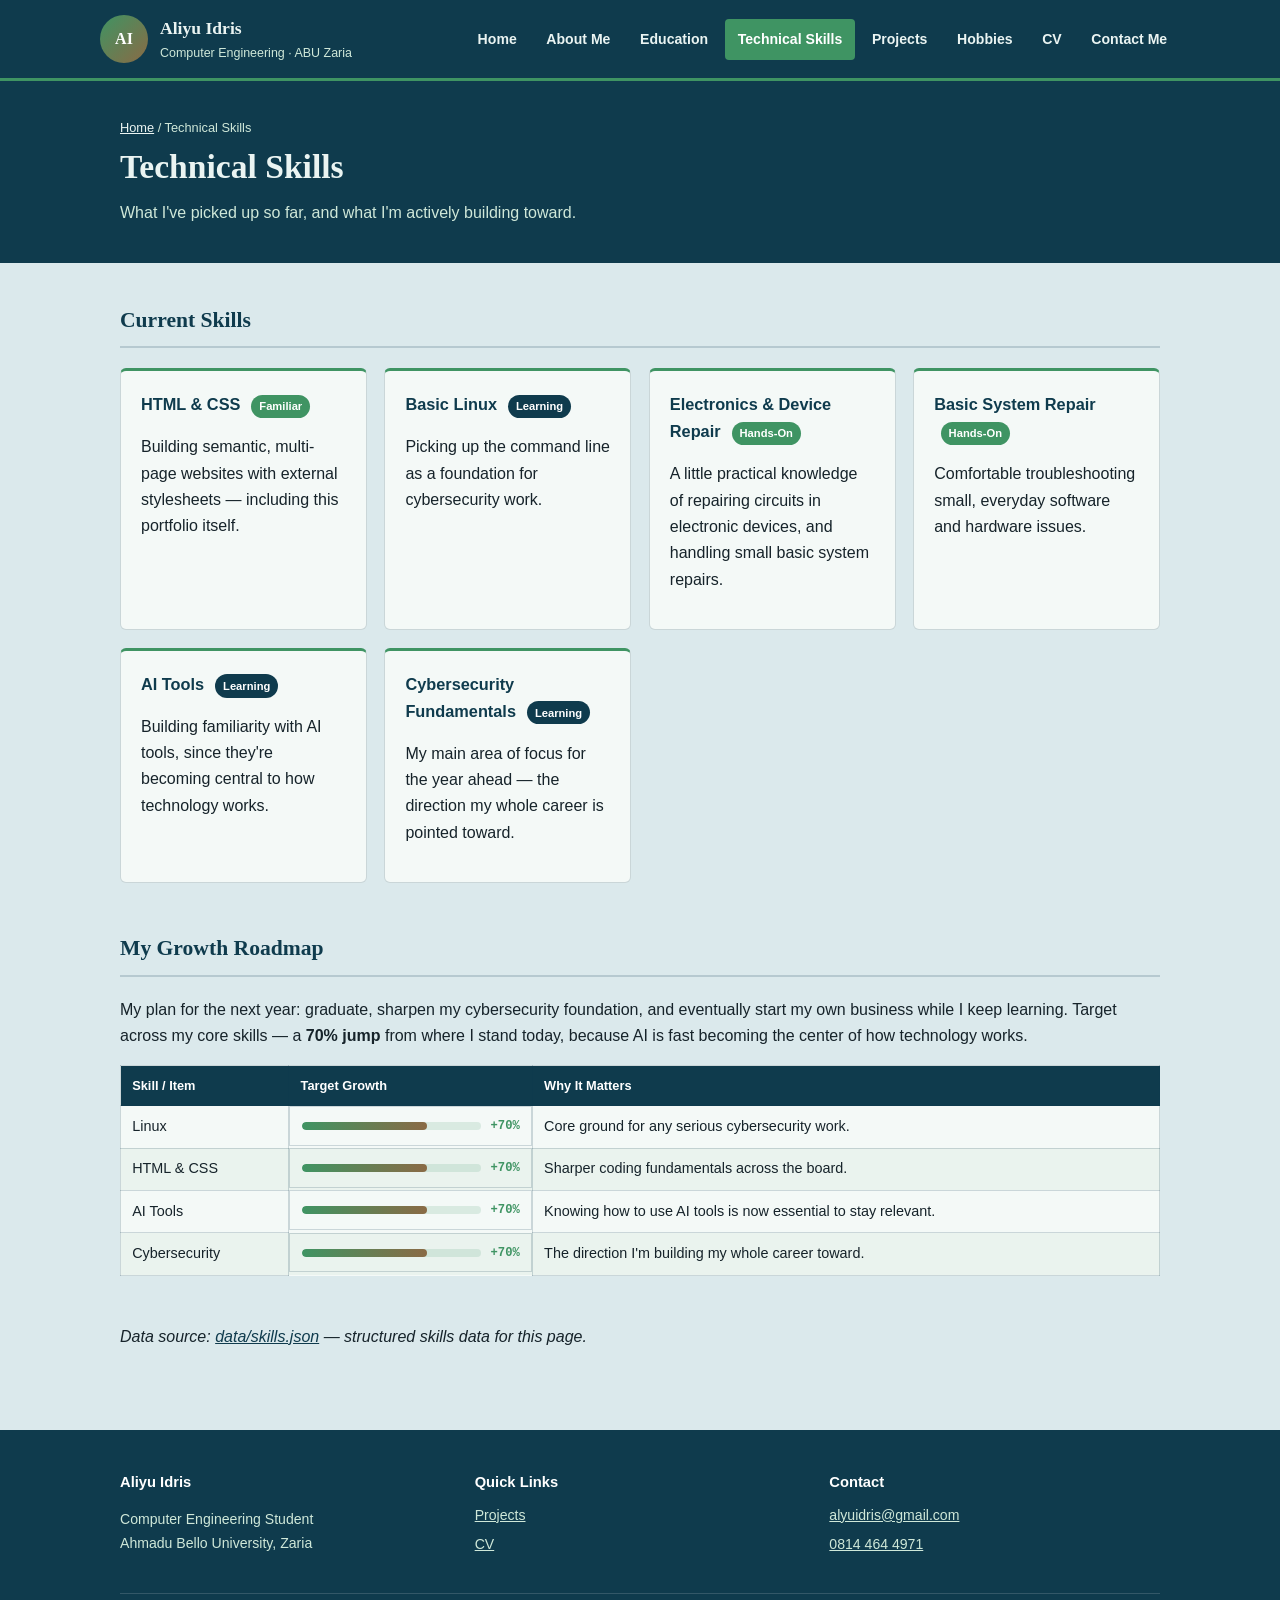
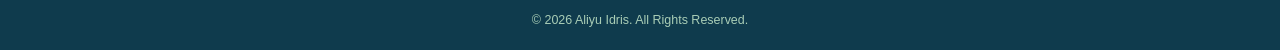
<file: skills.html>
<!DOCTYPE html>
<html lang="en">
<head>
<meta charset="UTF-8">
<meta name="viewport" content="width=device-width, initial-scale=1.0">
<title>Technical Skills | Aliyu Idris</title>
<meta name="description" content="Technical skills of Aliyu Idris, including web fundamentals, basic Linux, electronics and device repair, and a cybersecurity growth roadmap.">
<link rel="stylesheet" href="assets/css/style.css">
</head>
<body>

<header class="site-header">
  <div class="container header-row">
    <a class="brand" href="index.html" style="text-decoration:none;">
      <span class="brand-mark" aria-hidden="true">AI</span>
      <span class="brand-text">
        <span class="dept-name">Aliyu Idris</span>
        <span class="uni-name">Computer Engineering &middot; ABU Zaria</span>
      </span>
    </a>
    <input type="checkbox" id="nav-toggle">
    <label for="nav-toggle" class="nav-toggle-label" aria-label="Toggle navigation">&#9776;</label>
    <nav class="main-nav" aria-label="Primary">
      <ul>
        <li><a href="index.html">Home</a></li>
        <li><a href="about.html">About Me</a></li>
        <li><a href="education.html">Education</a></li>
        <li><a href="skills.html" aria-current="page">Technical Skills</a></li>
        <li><a href="projects.html">Projects</a></li>
        <li><a href="hobbies.html">Hobbies</a></li>
        <li><a href="cv.html">CV</a></li>
        <li><a href="contact.html">Contact Me</a></li>
      </ul>
    </nav>
  </div>
</header>

<div class="page-header">
  <div class="container">
    <p class="breadcrumb"><a href="index.html">Home</a> / Technical Skills</p>
    <h1>Technical Skills</h1>
    <p>What I've picked up so far, and what I'm actively building toward.</p>
  </div>
</div>

<main>
  <div class="container">

    <section aria-labelledby="skills-h">
      <h2 id="skills-h">Current Skills</h2>
      <div class="card-grid">
        <div class="card">
          <h3>HTML &amp; CSS <span class="badge">Familiar</span></h3>
          <p>Building semantic, multi-page websites with external stylesheets — including this portfolio itself.</p>
        </div>
        <div class="card">
          <h3>Basic Linux <span class="badge blue">Learning</span></h3>
          <p>Picking up the command line as a foundation for cybersecurity work.</p>
        </div>
        <div class="card">
          <h3>Electronics &amp; Device Repair <span class="badge">Hands-On</span></h3>
          <p>A little practical knowledge of repairing circuits in electronic devices, and handling small basic system repairs.</p>
        </div>
        <div class="card">
          <h3>Basic System Repair <span class="badge">Hands-On</span></h3>
          <p>Comfortable troubleshooting small, everyday software and hardware issues.</p>
        </div>
        <div class="card">
          <h3>AI Tools <span class="badge blue">Learning</span></h3>
          <p>Building familiarity with AI tools, since they're becoming central to how technology works.</p>
        </div>
        <div class="card">
          <h3>Cybersecurity Fundamentals <span class="badge blue">Learning</span></h3>
          <p>My main area of focus for the year ahead — the direction my whole career is pointed toward.</p>
        </div>
      </div>
    </section>

    <section aria-labelledby="roadmap-h">
      <h2 id="roadmap-h">My Growth Roadmap</h2>
      <p>My plan for the next year: graduate, sharpen my cybersecurity foundation, and eventually start my own business while I keep learning. Target across my core skills — a <strong>70% jump</strong> from where I stand today, because AI is fast becoming the center of how technology works.</p>
      <div class="table-wrap">
        <table>
          <thead>
            <tr><th>Skill / Item</th><th>Target Growth</th><th>Why It Matters</th></tr>
          </thead>
          <tbody>
            <tr>
              <td>Linux</td>
              <td class="bar-cell"><div class="bar"><div class="bar-fill" style="width:70%"></div></div><span class="bar-label">+70%</span></td>
              <td>Core ground for any serious cybersecurity work.</td>
            </tr>
            <tr>
              <td>HTML &amp; CSS</td>
              <td class="bar-cell"><div class="bar"><div class="bar-fill" style="width:70%"></div></div><span class="bar-label">+70%</span></td>
              <td>Sharper coding fundamentals across the board.</td>
            </tr>
            <tr>
              <td>AI Tools</td>
              <td class="bar-cell"><div class="bar"><div class="bar-fill" style="width:70%"></div></div><span class="bar-label">+70%</span></td>
              <td>Knowing how to use AI tools is now essential to stay relevant.</td>
            </tr>
            <tr>
              <td>Cybersecurity</td>
              <td class="bar-cell"><div class="bar"><div class="bar-fill" style="width:70%"></div></div><span class="bar-label">+70%</span></td>
              <td>The direction I'm building my whole career toward.</td>
            </tr>
          </tbody>
        </table>
      </div>
    </section>

    <p><em>Data source: <a href="data/skills.json">data/skills.json</a> — structured skills data for this page.</em></p>

  </div>
</main>

<footer class="site-footer">
  <div class="container">
    <div class="footer-grid">
      <div>
        <h4>Aliyu Idris</h4>
        <p>Computer Engineering Student<br>Ahmadu Bello University, Zaria</p>
      </div>
      <div>
        <h4>Quick Links</h4>
        <ul>
          <li><a href="projects.html">Projects</a></li>
          <li><a href="cv.html">CV</a></li>
        </ul>
      </div>
      <div>
        <h4>Contact</h4>
        <ul>
          <li><a href="mailto:alyuidris@gmail.com">alyuidris@gmail.com</a></li>
          <li><a href="tel:+2348144644971">0814 464 4971</a></li>
        </ul>
      </div>
    </div>
    <div class="footer-bottom">
      &copy; 2026 Aliyu Idris. All Rights Reserved.
    </div>
  </div>
</footer>

</body>
</html>
</file>
<file: assets/css/style.css>
/* ============================================
   TOKENS
============================================ */
:root {
  --blueprint: #dbe9ec;
  --blueprint-deep: #0f3b4d;
  --circuit-green: #3f9463;
  --circuit-green-soft: #cfe8d9;
  --brown-accent: #8a6a45;
  --ink: #16232a;
  --card: #f4f9f7;
  --line: rgba(15, 59, 77, 0.18);
  --font-body: Arial, Helvetica, sans-serif;
  --font-head: Georgia, 'Times New Roman', serif;
}

* { box-sizing: border-box; }

body {
  margin: 0;
  background: var(--blueprint);
  color: var(--ink);
  font-family: var(--font-body);
  line-height: 1.65;
}

img { max-width: 100%; display: block; }
a { color: var(--blueprint-deep); }
a:hover, a:focus { color: var(--circuit-green); }

.container {
  max-width: 1080px;
  margin: 0 auto;
  padding: 0 1.25rem;
}

/* ============================================
   HEADER / NAV (checkbox-hack mobile menu — no JS)
============================================ */
header.site-header {
  background: var(--blueprint-deep);
  border-bottom: 3px solid var(--circuit-green);
}

.header-row {
  display: flex;
  align-items: center;
  justify-content: space-between;
  padding: 0.9rem 0;
}

.brand { display: flex; align-items: center; gap: 0.75rem; }

.brand-mark {
  width: 48px;
  height: 48px;
  border-radius: 50%;
  background: linear-gradient(135deg, var(--circuit-green), var(--brown-accent));
  color: #fff;
  display: flex;
  align-items: center;
  justify-content: center;
  font-family: var(--font-head);
  font-weight: bold;
  flex-shrink: 0;
}

.brand-text .dept-name {
  font-family: var(--font-head);
  font-size: 1.1rem;
  font-weight: bold;
  color: #eaf4f2;
  display: block;
}

.brand-text .uni-name {
  font-size: 0.78rem;
  color: var(--circuit-green-soft);
  display: block;
}

#nav-toggle { display: none; }

.nav-toggle-label {
  display: none;
  font-size: 1.6rem;
  cursor: pointer;
  color: #eaf4f2;
  line-height: 1;
  padding: 0.25rem 0.5rem;
  border: 1px solid rgba(234,244,242,0.4);
  border-radius: 4px;
}

nav.main-nav ul {
  list-style: none;
  display: flex;
  flex-wrap: wrap;
  gap: 0.25rem;
  margin: 0;
  padding: 0;
}

nav.main-nav a {
  display: block;
  padding: 0.55rem 0.8rem;
  color: #eaf4f2;
  font-size: 0.88rem;
  font-weight: 600;
  border-radius: 4px;
  text-decoration: none;
}

nav.main-nav a:hover,
nav.main-nav a:focus,
nav.main-nav a[aria-current="page"] {
  background: var(--circuit-green);
  color: #fff;
}

@media (max-width: 780px) {
  .nav-toggle-label { display: inline-block; }
  nav.main-nav { display: none; width: 100%; }
  nav.main-nav ul { flex-direction: column; padding: 0.5rem 0; }
  #nav-toggle:checked ~ nav.main-nav { display: block; }
  .header-row { flex-wrap: wrap; }
}

/* ============================================
   HERO
============================================ */
.hero {
  background: linear-gradient(180deg, var(--blueprint-deep) 0%, #124a5f 100%);
  color: #eaf4f2;
  padding: 3rem 0;
}

.hero-grid {
  display: grid;
  grid-template-columns: 220px 1fr;
  gap: 2rem;
  align-items: center;
}

.hero-photo img {
  border-radius: 10px;
  border: 3px solid var(--circuit-green);
  object-fit: cover;
  aspect-ratio: 1 / 1;
}

.eyebrow {
  font-family: monospace;
  font-size: 0.8rem;
  letter-spacing: 0.08em;
  color: var(--circuit-green-soft);
  margin: 0 0 0.6rem;
}

.hero h1 {
  font-family: var(--font-head);
  font-weight: 700;
  font-size: clamp(2rem, 5vw, 2.8rem);
  margin: 0 0 0.9rem;
}

.hero p.lead {
  max-width: 38rem;
  font-size: 1.02rem;
  color: #dcefe4;
  margin: 0 0 1.5rem;
}

.hero-actions { display: flex; gap: 0.75rem; flex-wrap: wrap; }

.btn {
  display: inline-block;
  background: var(--circuit-green);
  color: #fff;
  font-weight: 700;
  padding: 0.65rem 1.25rem;
  border-radius: 4px;
  font-size: 0.9rem;
  text-decoration: none;
}

.btn:hover { background: #368058; color: #fff; }

.btn.btn-outline {
  background: transparent;
  border: 2px solid #fff;
  color: #fff;
}

.btn.btn-outline:hover { background: rgba(255,255,255,0.12); color: #fff; }

@media (max-width: 620px) {
  .hero-grid { grid-template-columns: 1fr; text-align: center; }
  .hero-photo img { max-width: 180px; margin: 0 auto; }
  .hero-actions { justify-content: center; }
}

/* ============================================
   PAGE HEADER (non-home pages)
============================================ */
.page-header {
  background: var(--blueprint-deep);
  color: #eaf4f2;
  padding: 2.25rem 0;
}

.page-header h1 {
  font-family: var(--font-head);
  margin: 0 0 0.4rem;
  font-size: clamp(1.5rem, 4vw, 2.1rem);
}

.page-header p { margin: 0; color: var(--circuit-green-soft); max-width: 42rem; }

.breadcrumb { font-size: 0.8rem; color: var(--circuit-green-soft); margin-bottom: 0.5rem; }
.breadcrumb a { color: #eaf4f2; }

/* ============================================
   SECTIONS / CARDS
============================================ */
main { padding: 2.5rem 0 1rem; }
section { margin-bottom: 3rem; }

section > h2 {
  font-family: var(--font-head);
  color: var(--blueprint-deep);
  border-bottom: 2px solid var(--line);
  padding-bottom: 0.5rem;
  margin: 0 0 1.25rem;
  font-size: 1.35rem;
}

section > h3 {
  color: var(--blueprint-deep);
  font-size: 1.05rem;
  margin: 1.5rem 0 0.75rem;
}

.card-grid {
  display: grid;
  grid-template-columns: repeat(auto-fit, minmax(220px, 1fr));
  gap: 1.1rem;
}

.card {
  background: var(--card);
  border: 1px solid var(--line);
  border-top: 3px solid var(--circuit-green);
  border-radius: 6px;
  padding: 1.25rem;
}

.card h3 { margin: 0 0 0.5rem; color: var(--blueprint-deep); font-size: 1.02rem; }
.card a { font-weight: 600; }

/* ============================================
   TIMELINE (Education page)
============================================ */
.timeline {
  list-style: none;
  margin: 1.5rem 0 0;
  padding: 0;
  border-left: 2px solid var(--circuit-green-soft);
}

.timeline li { position: relative; padding: 0 0 1.75rem 1.75rem; }
.timeline li:last-child { padding-bottom: 0; }

.timeline li::before {
  content: '';
  position: absolute;
  left: -6.5px;
  top: 4px;
  width: 11px;
  height: 11px;
  border-radius: 50%;
  background: var(--card);
  border: 2px solid var(--circuit-green);
}

.timeline li.current::before { background: var(--circuit-green); }

.timeline .t-marker {
  display: inline-block;
  font-family: monospace;
  font-size: 0.72rem;
  letter-spacing: 0.05em;
  color: var(--brown-accent);
  margin-bottom: 0.3rem;
  font-weight: 600;
}

.timeline h3 { margin: 0 0 0.3rem; font-size: 1rem; }
.timeline p { margin: 0; }

/* ============================================
   SKILL CARDS / TAGS
============================================ */
.chip-grid { display: flex; flex-wrap: wrap; gap: 0.6rem; margin-top: 1rem; }

.chip {
  font-family: monospace;
  font-size: 0.82rem;
  background: var(--circuit-green-soft);
  color: var(--blueprint-deep);
  border: 1px solid rgba(63,148,99,0.35);
  border-radius: 999px;
  padding: 0.4rem 0.85rem;
}

.badge {
  display: inline-block;
  background: var(--circuit-green);
  color: #fff;
  font-size: 0.7rem;
  font-weight: 700;
  padding: 0.15rem 0.5rem;
  border-radius: 999px;
  margin-left: 0.4rem;
}

.badge.blue { background: var(--blueprint-deep); }

/* ============================================
   TABLES
============================================ */
.table-wrap { overflow-x: auto; margin: 1rem 0; }

table {
  width: 100%;
  border-collapse: collapse;
  font-size: 0.9rem;
  background: var(--card);
}

th, td {
  border: 1px solid var(--line);
  padding: 0.55rem 0.7rem;
  text-align: left;
  vertical-align: top;
}

th { background: var(--blueprint-deep); color: #fff; font-size: 0.8rem; }
tbody tr:nth-child(even) { background: #eaf3ee; }

.bar { flex: 1; height: 8px; background: rgba(63,148,99,0.15); border-radius: 999px; overflow: hidden; }
.bar-fill { height: 100%; background: linear-gradient(90deg, var(--circuit-green), var(--brown-accent)); border-radius: 999px; }
.bar-cell { display: flex; align-items: center; gap: 0.6rem; min-width: 160px; }
.bar-label { font-family: monospace; font-size: 0.76rem; color: var(--circuit-green); font-weight: 600; white-space: nowrap; }

/* ============================================
   QUOTES
============================================ */
blockquote.pull {
  border-left: 4px solid var(--circuit-green);
  background: var(--circuit-green-soft);
  padding: 1rem 1.25rem;
  margin: 1rem 0;
  font-style: italic;
  color: var(--blueprint-deep);
  border-radius: 0 4px 4px 0;
}

/* ============================================
   DETAILS / SUMMARY ACCORDION (no-script interactivity)
============================================ */
details.accordion {
  border: 1px solid var(--line);
  border-radius: 6px;
  margin-bottom: 0.75rem;
  background: var(--card);
  overflow: hidden;
}

details.accordion summary {
  cursor: pointer;
  padding: 0.85rem 1rem;
  font-weight: 700;
  color: var(--blueprint-deep);
  background: var(--circuit-green-soft);
  list-style: none;
}

details.accordion summary::-webkit-details-marker { display: none; }
details.accordion summary::before { content: "+ "; color: var(--circuit-green); }
details.accordion[open] summary::before { content: "\2212 "; }
details.accordion .accordion-body { padding: 1rem; }

/* ============================================
   CONTACT PAGE
============================================ */
.info-list { list-style: none; padding: 0; margin: 0; }

.info-list li {
  padding: 0.6rem 0;
  border-bottom: 1px solid var(--line);
}

.info-list li:last-child { border-bottom: none; }

.info-list .label {
  display: block;
  font-size: 0.75rem;
  text-transform: uppercase;
  letter-spacing: 0.04em;
  color: var(--circuit-green);
  font-weight: 700;
}

/* ============================================
   PRINT (useful on the CV page)
============================================ */
@media print {
  header.site-header, footer.site-footer, .page-header, .hero-actions { display: none; }
  body { background: #fff; }
}

/* ============================================
   FOOTER
============================================ */
footer.site-footer {
  background: var(--blueprint-deep);
  color: var(--circuit-green-soft);
  margin-top: 3rem;
  padding: 2.5rem 0 1.25rem;
  font-size: 0.88rem;
}

.footer-grid {
  display: grid;
  grid-template-columns: repeat(auto-fit, minmax(200px, 1fr));
  gap: 1.5rem;
  margin-bottom: 1.5rem;
}

footer.site-footer h4 { color: #fff; font-size: 0.92rem; margin: 0 0 0.6rem; }
footer.site-footer a { color: var(--circuit-green-soft); }
footer.site-footer ul { list-style: none; padding: 0; margin: 0; }
footer.site-footer li { margin-bottom: 0.4rem; }

.footer-bottom {
  border-top: 1px solid rgba(255,255,255,0.15);
  padding-top: 1rem;
  font-size: 0.78rem;
  color: #a9cdb6;
  text-align: center;
}

/* ============================================
   NOTICE BOX
============================================ */
.notice {
  background: #fff6e0;
  border: 1px solid #e8cf8a;
  color: #6b5518;
  padding: 1rem 1.25rem;
  border-radius: 6px;
  margin-bottom: 1.5rem;
}
</file>
